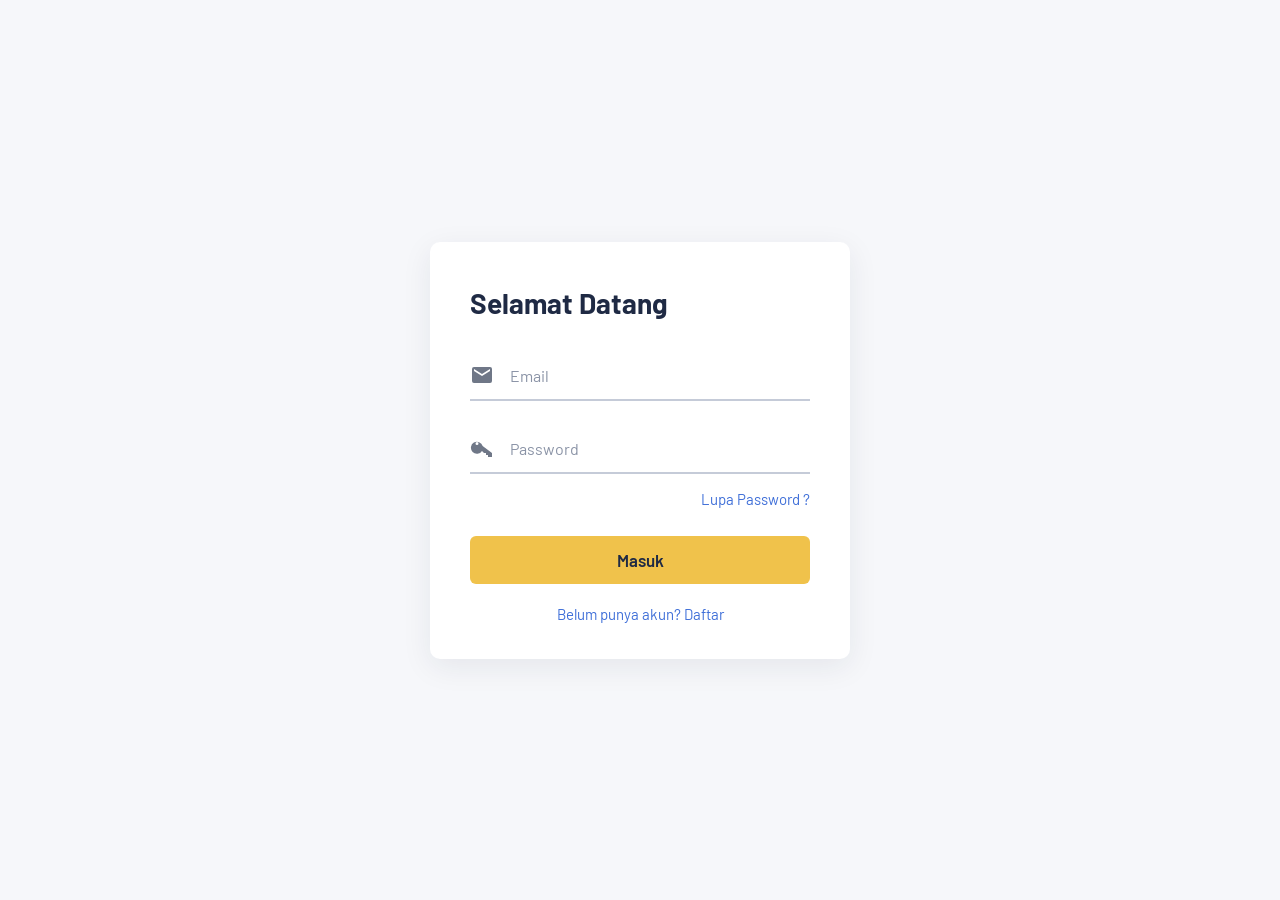
<file: index.html>
<!DOCTYPE html>
<html lang="id">
<head>
  <meta charset="UTF-8" />
  <meta name="viewport" content="width=device-width, initial-scale=1" />
  <title>Login — SITTA Universitas Terbuka</title>

  <!-- Google Fonts -->
  <link rel="preconnect" href="https://fonts.googleapis.com" />
  <link href="https://fonts.googleapis.com/css2?family=Barlow:wght@400;500;600;700&display=swap" rel="stylesheet" />

  <!-- CSS Eksternal -->
  <link rel="stylesheet" href="css/style.css" />
</head>
<body>

  <!-- ===== Form Login ===== -->
  <main class="login-card">
    <h1>Selamat Datang</h1>

    <form id="formLogin" novalidate>

      <!-- Input Email -->
      <div class="field">
        <svg viewBox="0 0 24 24" aria-hidden="true">
          <path d="M20 4H4a2 2 0 0 0-2 2v12a2 2 0 0 0 2 2h16a2 2 0 0 0 2-2V6a2 2 0 0 0-2-2Zm0 4-8 5-8-5V6l8 5 8-5v2Z"/>
        </svg>
        <input type="email" id="email" placeholder="Email"
               autocomplete="username" aria-label="Email" />
      </div>

      <!-- Input Password -->
      <div class="field">
        <svg viewBox="0 0 24 24" aria-hidden="true">
          <path d="M12.65 10A6 6 0 1 0 12 14.9L14 17h2v2h2v2h4v-4l-9.35-7ZM7 9a1.5 1.5 0 1 1 0-3 1.5 1.5 0 0 1 0 3Z"/>
        </svg>
        <input type="password" id="password" placeholder="Password"
               autocomplete="current-password" aria-label="Password" />
      </div>

      <!-- Lupa Password -->
      <button type="button" class="link-btn forgot" id="btnLupa">
        Lupa Password ?
      </button>

      <!-- Tombol Login -->
      <button type="submit" class="btn-login">Masuk</button>
    </form>

    <!-- Link Daftar -->
    <div class="register-row">
      <button type="button" class="link-btn" id="btnDaftar">
        Belum punya akun? Daftar
      </button>
    </div>
  </main>


  <!-- ===== Modal: Pesan (error / sukses) ===== -->
  <div class="overlay" id="modalPesan">
    <div class="modal" id="boxPesan"
         role="alertdialog" aria-modal="true" aria-labelledby="pesanJudul">
      <h2 id="pesanJudul"></h2>
      <p  id="pesanIsi"></p>
      <button type="button" class="btn-login" data-close="modalPesan">OK</button>
    </div>
  </div>

  <!-- ===== Modal: Lupa Password ===== -->
  <div class="overlay" id="modalLupa">
    <div class="modal" role="dialog" aria-modal="true" aria-labelledby="lupaJudul">
      <button type="button" class="close" data-close="modalLupa" aria-label="Tutup">&times;</button>
      <h2 id="lupaJudul">Lupa Password</h2>
      <p>Masukkan email yang terdaftar. Kami akan mengirim tautan untuk mengatur ulang password.</p>
      <form id="formLupa" novalidate>
        <div class="field">
          <svg viewBox="0 0 24 24" aria-hidden="true">
            <path d="M20 4H4a2 2 0 0 0-2 2v12a2 2 0 0 0 2 2h16a2 2 0 0 0 2-2V6a2 2 0 0 0-2-2Zm0 4-8 5-8-5V6l8 5 8-5v2Z"/>
          </svg>
          <input type="email" id="lupaEmail" placeholder="Email" aria-label="Email" />
        </div>
        <button type="submit" class="btn-login">Kirim Tautan</button>
        <div class="msg" id="lupaMsg"></div>
      </form>
    </div>
  </div>

  <!-- ===== Modal: Daftar ===== -->
  <div class="overlay" id="modalDaftar">
    <div class="modal" role="dialog" aria-modal="true" aria-labelledby="daftarJudul">
      <button type="button" class="close" data-close="modalDaftar" aria-label="Tutup">&times;</button>
      <h2 id="daftarJudul">Daftar Akun</h2>
      <p>Buat akun baru untuk mulai menggunakan website.</p>
      <form id="formDaftar" novalidate>
        <div class="field">
          <input type="email"    id="daftarEmail" placeholder="Email"                          aria-label="Email" />
        </div>
        <div class="field">
          <input type="password" id="daftarPass"  placeholder="Password (minimal 6 karakter)"  aria-label="Password" />
        </div>
        <div class="field">
          <input type="password" id="daftarPass2" placeholder="Ulangi password"                aria-label="Ulangi password" />
        </div>
        <button type="submit" class="btn-login">Daftar</button>
        <div class="msg" id="daftarMsg"></div>
      </form>
    </div>
  </div>


  <!-- ===== JavaScript Eksternal ===== -->
  <!-- data.js harus dimuat DULUAN agar dataPengguna tersedia untuk script.js -->
  <script src="js/data.js"></script>
  <script src="js/script.js"></script>

</body>
</html>
</file>
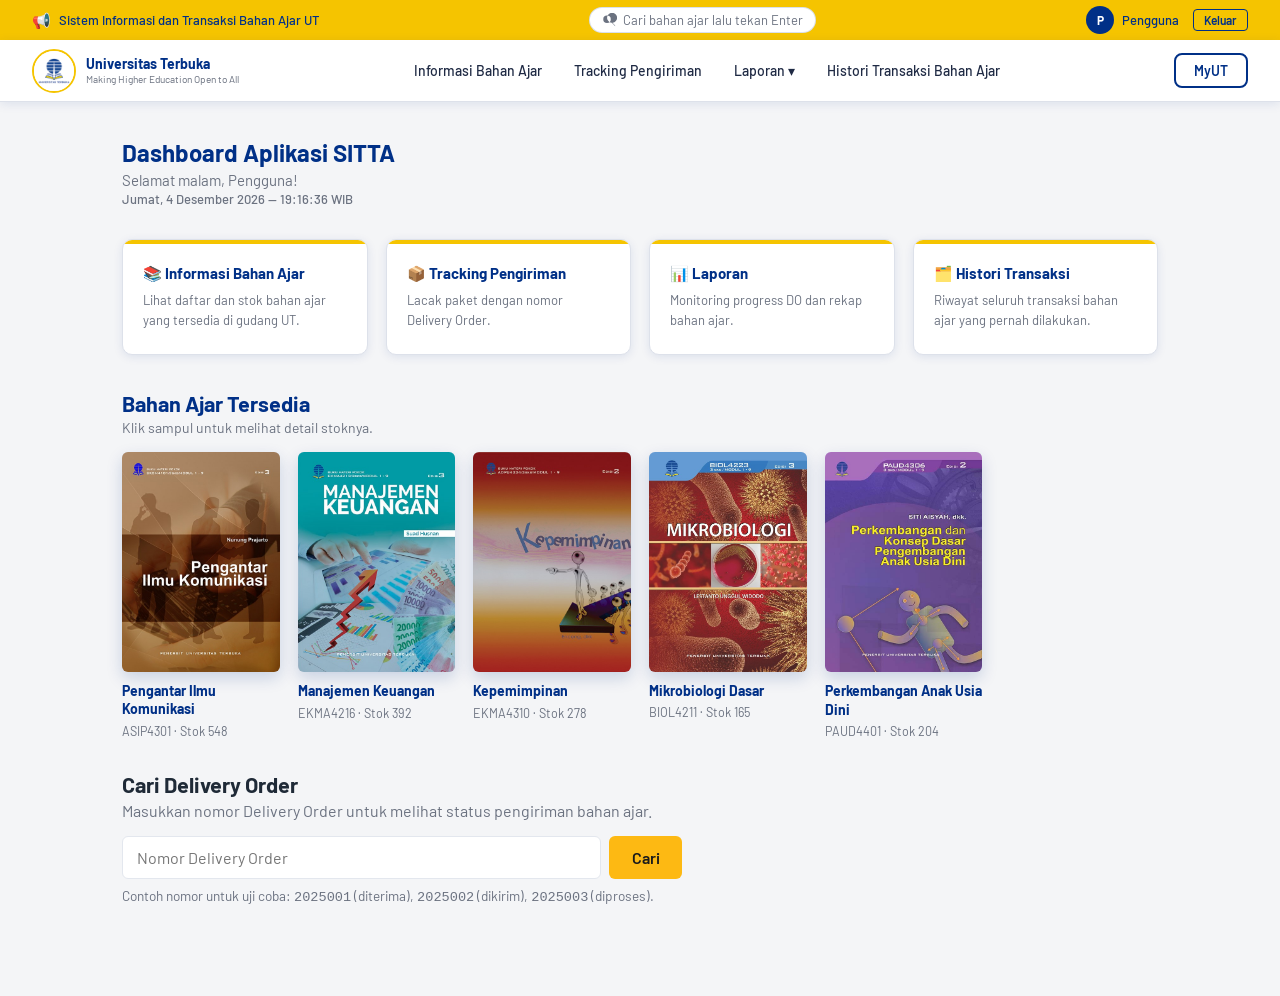
<file: dashboard.html>
<!DOCTYPE html>
<html lang="id">
<head>
  <meta charset="UTF-8" />
  <meta name="viewport" content="width=device-width, initial-scale=1" />
  <title>Dashboard — SITTA Universitas Terbuka</title>
  <link rel="preconnect" href="https://fonts.googleapis.com" />
  <link href="https://fonts.googleapis.com/css2?family=Barlow:wght@400;500;600;700&display=swap" rel="stylesheet" />
  <link rel="stylesheet" href="css/style.css" />
</head>

<!-- class dashboard-page mengaktifkan CSS khusus dashboard -->
<body class="dashboard-page">

  <!-- =====================================================
       TOP BAR (kuning)
       ===================================================== -->
  <header>
    <div class="topbar">

      <!-- Kiri: pengumuman -->
      <div class="topbar-left">
        <span class="topbar-icon" aria-hidden="true">📢</span>
        <span>Sistem Informasi dan Transaksi Bahan Ajar UT</span>
      </div>

      <!-- Tengah: pencarian (Enter -> halaman Informasi Bahan Ajar) -->
      <div class="topbar-search" role="search">
        <svg viewBox="0 0 24 24" aria-hidden="true">
          <path d="M21 20l-4.35-4.35A8 8 0 1 0 15.65 15.65L20 20l1 1Zm-13-4a6 6 0 1 1 0-12 6 6 0 0 1 0 12Z"/>
        </svg>
        <input type="text" id="topCari" placeholder="Cari bahan ajar lalu tekan Enter" aria-label="Cari bahan ajar" />
      </div>

      <!-- Kanan: info pengguna + logout -->
      <div class="topbar-right">
        <div class="topbar-user">
          <div class="topbar-avatar" id="topAvatar">A</div>
          <span id="topNama">Pengguna</span>
        </div>
        <button type="button" class="topbar-logout" onclick="logout()">Keluar</button>
      </div>

    </div>

    <!-- =====================================================
         NAVBAR (putih)
         ===================================================== -->
    <nav class="navbar" aria-label="Menu utama">

      <!-- Logo kiri -->
      <a href="dashboard.html" class="navbar-brand">
        <img
        src="img/Logo UT.jpg"
        alt="Logo Universitas Terbuka"
        class="brand-logo"></img>
        <div class="brand-text">
          <span class="brand-name">Universitas Terbuka</span>
          <span class="brand-sub">Making Higher Education Open to All</span>
        </div>
      </a>

      <!-- Hamburger (mobile) -->
      <button type="button" class="toggle" id="toggle" aria-label="Buka menu" aria-expanded="false">&#9776;</button>

      <!-- Menu -->
      <ul class="menu" id="menu">
        <li><a href="stok.html">Informasi Bahan Ajar</a></li>
        <li><a href="tracking.html">Tracking Pengiriman</a></li>

        <!-- Dropdown Laporan -->
        <li class="dropdown" id="dropLaporan">
          <button type="button" class="drop-btn"
                  aria-haspopup="true" aria-expanded="false"
                  onclick="toggleDropdown('dropLaporan')">
            Laporan &#9662;
          </button>
          <ul class="dropdown-menu">
            <li><a href="#monitoring" data-panel="monitoring">Monitoring Progress DO Bahan Ajar</a></li>
            <li><a href="#rekap" data-panel="rekap">Rekap Bahan Ajar</a></li>
          </ul>
        </li>

        <li><a href="#histori" data-panel="histori">Histori Transaksi Bahan Ajar</a></li>
      </ul>

      <!-- Tombol kanan menuju laman MyUT -->
      <a href="https://myut.ut.ac.id/auth/login"
          class="btn-myut"target="_blank" rel="noopener noreferrer">MyUT</a>

    </nav>
  </header>

  <!-- =====================================================
       KONTEN UTAMA
       ===================================================== -->
  <main>

    <h1>Dashboard Aplikasi SITTA</h1>
    <p class="greeting" id="greeting">Selamat datang</p>
    <p class="clock" id="clock"></p>

    <!-- Pintasan menu -->
    <section class="shortcuts" aria-label="Pintasan menu">

      <a class="shortcut" href="stok.html">
        <strong>📚 Informasi Bahan Ajar</strong>
        <span>Lihat daftar dan stok bahan ajar yang tersedia di gudang UT.</span>
      </a>

      <a class="shortcut" href="tracking.html">
        <strong>📦 Tracking Pengiriman</strong>
        <span>Lacak paket dengan nomor Delivery Order.</span>
      </a>

      <a class="shortcut" href="#monitoring" data-panel="monitoring">
        <strong>📊 Laporan</strong>
        <span>Monitoring progress DO dan rekap bahan ajar.</span>
      </a>

      <a class="shortcut" href="#histori" data-panel="histori">
        <strong>🗂️ Histori Transaksi</strong>
        <span>Riwayat seluruh transaksi bahan ajar yang pernah dilakukan.</span>
      </a>

    </section>

    <!-- ===== Katalog sampul bahan ajar ===== -->
    <section class="katalog" aria-labelledby="judulKatalog">
      <h2 id="judulKatalog">Bahan Ajar Tersedia</h2>
      <p class="katalog-intro">Klik sampul untuk melihat detail stoknya.</p>
      <div class="katalog-grid" id="katalog"></div>
    </section>

    <!-- ===== Cari Delivery Order ===== -->
    <section class="do-section" aria-labelledby="judulDO">
      <h2 id="judulDO">Cari Delivery Order</h2>
      <p class="do-intro">Masukkan nomor Delivery Order untuk melihat status pengiriman bahan ajar.</p>

      <div class="do-form" role="search">
        <input type="text" id="inputDO" inputmode="numeric" autocomplete="off"
               placeholder="Nomor Delivery Order" aria-label="Nomor Delivery Order" />
        <button type="button" id="btnCari">Cari</button>
      </div>
      <p class="do-hint">Contoh nomor untuk uji coba: <code>2025001</code> (diterima), <code>2025002</code> (dikirim), <code>2025003</code> (diproses).</p>

      <div id="hasilDO" aria-live="polite"></div>
    </section>

    <!-- ===== Panel: Monitoring Progress DO ===== -->
    <section class="panel" id="panel-monitoring" aria-labelledby="judulMon" hidden>
      <div class="panel-head">
        <h2 id="judulMon">Monitoring Progress DO Bahan Ajar</h2>
        <button type="button" class="panel-close" data-close-panel>Tutup</button>
      </div>

      <div class="panel-tools">
        <input type="search" id="monCari" placeholder="Cari nomor DO atau nama mahasiswa" aria-label="Cari DO" />
        <select id="monStatus" aria-label="Filter status pengiriman">
          <option value="">Semua status</option>
          <option value="proses">Sedang diproses</option>
          <option value="perjalanan">Dalam perjalanan</option>
          <option value="selesai">Selesai (diterima)</option>
        </select>
      </div>

      <div class="tbl-wrap">
        <table class="tbl">
          <thead>
            <tr>
              <th scope="col">No. DO</th>
              <th scope="col">Mahasiswa</th>
              <th scope="col">Ekspedisi</th>
              <th scope="col">Status</th>
              <th scope="col">Progres</th>
              <th scope="col">Aksi</th>
            </tr>
          </thead>
          <tbody id="monBody"></tbody>
        </table>
      </div>
      <p class="panel-note" id="monInfo" aria-live="polite"></p>
    </section>

    <!-- ===== Panel: Rekap Bahan Ajar ===== -->
    <section class="panel" id="panel-rekap" aria-labelledby="judulRekap" hidden>
      <div class="panel-head">
        <h2 id="judulRekap">Rekap Bahan Ajar</h2>
        <button type="button" class="panel-close" data-close-panel>Tutup</button>
      </div>

      <div class="rekap-stats" id="rekapStats"></div>

      <div class="rekap-grid">
        <div class="tbl-wrap">
          <table class="tbl">
            <caption>Per ekspedisi</caption>
            <thead>
              <tr><th scope="col">Ekspedisi</th><th scope="col">Jumlah DO</th><th scope="col">Modul</th><th scope="col">Nilai</th></tr>
            </thead>
            <tbody id="rekapEkspedisi"></tbody>
          </table>
        </div>

        <div class="tbl-wrap">
          <table class="tbl">
            <caption>Per jenis paket</caption>
            <thead>
              <tr><th scope="col">Jenis paket</th><th scope="col">Jumlah DO</th><th scope="col">Nilai</th></tr>
            </thead>
            <tbody id="rekapPaket"></tbody>
          </table>
        </div>

        <div class="tbl-wrap">
          <table class="tbl">
            <caption>Per status pengiriman</caption>
            <thead>
              <tr><th scope="col">Status</th><th scope="col">Jumlah DO</th></tr>
            </thead>
            <tbody id="rekapStatus"></tbody>
          </table>
        </div>
      </div>
    </section>

    <!-- ===== Panel: Histori Transaksi ===== -->
    <section class="panel" id="panel-histori" aria-labelledby="judulHist" hidden>
      <div class="panel-head">
        <h2 id="judulHist">Histori Transaksi Bahan Ajar</h2>
        <button type="button" class="panel-close" data-close-panel>Tutup</button>
      </div>

      <div class="panel-tools">
        <input type="search" id="histCari" placeholder="Cari ID transaksi, no. DO, atau nama" aria-label="Cari transaksi" />
        <select id="histStatus" aria-label="Filter status pembayaran">
          <option value="">Semua status</option>
          <option value="Lunas">Lunas</option>
          <option value="Menunggu Pembayaran">Menunggu Pembayaran</option>
          <option value="Dibatalkan">Dibatalkan</option>
        </select>
        <button type="button" class="btn-unduh" id="btnUnduhHistori">Unduh CSV</button>
      </div>

      <div class="tbl-wrap">
        <table class="tbl">
          <thead>
            <tr>
              <th scope="col">ID</th>
              <th scope="col">Tanggal</th>
              <th scope="col">No. DO</th>
              <th scope="col">Mahasiswa</th>
              <th scope="col">Keterangan</th>
              <th scope="col" class="angka">Total</th>
              <th scope="col">Status</th>
            </tr>
          </thead>
          <tbody id="histBody"></tbody>
        </table>
      </div>
      <p class="panel-note" id="histInfo" aria-live="polite"></p>
    </section>

  </main>

  <!-- data.js harus dimuat SEBELUM script.js -->
  <script src="js/data.js"></script>
  <script src="js/script.js"></script>
</body>
</html>
</file>
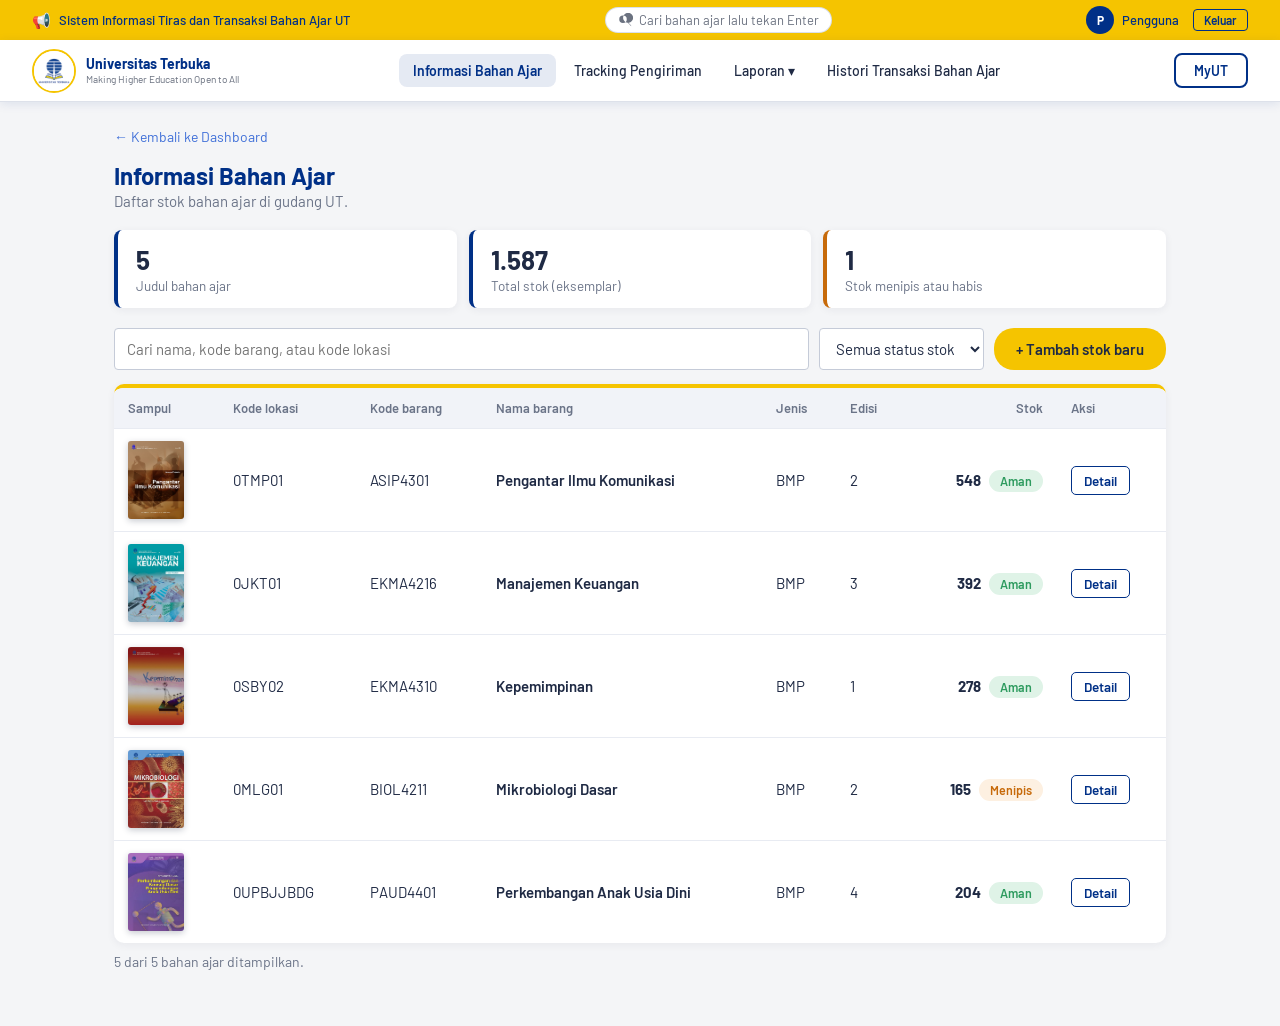
<file: stok.html>
<!DOCTYPE html>
<html lang="id">
<head>
  <meta charset="UTF-8">
  <meta name="viewport" content="width=device-width, initial-scale=1">
  <title>Informasi Bahan Ajar — SITTA</title>
  <link rel="preconnect" href="https://fonts.googleapis.com">
  <link href="https://fonts.googleapis.com/css2?family=Barlow:wght@400;500;600;700&display=swap" rel="stylesheet">
  <link rel="stylesheet" href="css/style.css">
</head>
<body class="stok-page">

  <!-- ===== Header: top bar + navigasi (sama dengan dashboard) ===== -->
  <header>
    <div class="topbar">

      <!-- Kiri: pengumuman -->
      <div class="topbar-left">
        <span class="topbar-icon" aria-hidden="true">📢</span>
        <span>Sistem Informasi Tiras dan Transaksi Bahan Ajar UT</span>
      </div>

      <!-- Tengah: pencarian (Enter -> halaman Informasi Bahan Ajar) -->
      <div class="topbar-search" role="search">
        <svg viewBox="0 0 24 24" aria-hidden="true">
          <path d="M21 20l-4.35-4.35A8 8 0 1 0 15.65 15.65L20 20l1 1Zm-13-4a6 6 0 1 1 0-12 6 6 0 0 1 0 12Z"/>
        </svg>
        <input type="text" id="topCari" placeholder="Cari bahan ajar lalu tekan Enter" aria-label="Cari bahan ajar" />
      </div>

      <!-- Kanan: info pengguna + logout -->
      <div class="topbar-right">
        <div class="topbar-user">
          <div class="topbar-avatar" id="topAvatar">A</div>
          <span id="topNama">Pengguna</span>
        </div>
        <button type="button" class="topbar-logout" onclick="logout()">Keluar</button>
      </div>

    </div>

    <!-- =====================================================
         NAVBAR (putih)
         ===================================================== -->
    <nav class="navbar" aria-label="Menu utama">

      <!-- Logo kiri -->
      <a href="dashboard.html" class="navbar-brand">
        <img
        src="img/Logo UT.jpg"
        alt="Logo Universitas Terbuka"
        class="brand-logo"></img>
        <div class="brand-text">
          <span class="brand-name">Universitas Terbuka</span>
          <span class="brand-sub">Making Higher Education Open to All</span>
        </div>
      </a>

      <!-- Hamburger (mobile) -->
      <button type="button" class="toggle" id="toggle" aria-label="Buka menu" aria-expanded="false">&#9776;</button>

      <!-- Menu -->
      <ul class="menu" id="menu">
        <li><a href="stok.html" class="active" aria-current="page">Informasi Bahan Ajar</a></li>
        <li><a href="tracking.html">Tracking Pengiriman</a></li>

        <!-- Dropdown Laporan -->
        <li class="dropdown" id="laporan">
          <button type="button" class="drop-btn"
                  aria-haspopup="true" aria-expanded="false">
            Laporan &#9662;
          </button>
          <ul class="dropdown-menu">
            <li><a href="dashboard.html#monitoring">Monitoring Progress DO Bahan Ajar</a></li>
            <li><a href="dashboard.html#rekap">Rekap Bahan Ajar</a></li>
          </ul>
        </li>

        <li><a href="dashboard.html#histori">Histori Transaksi Bahan Ajar</a></li>
      </ul>

      <!-- Tombol kanan seperti "MyUT" -->
      <a href="index.html" class="btn-myut">MyUT</a>

    </nav>
  </header>

  <main>
    <a class="back" href="dashboard.html">&larr; Kembali ke Dashboard</a>
    <h1>Informasi Bahan Ajar</h1>
    <p class="sub">Daftar stok bahan ajar di gudang UT.</p>

    <!-- ===== Ringkasan ===== -->
    <section class="ringkasan" aria-label="Ringkasan stok">
      <div class="stat"><span class="stat-nilai" id="sJudul">0</span><span class="stat-label">Judul bahan ajar</span></div>
      <div class="stat"><span class="stat-nilai" id="sStok">0</span><span class="stat-label">Total stok (eksemplar)</span></div>
      <div class="stat peringatan"><span class="stat-nilai" id="sMenipis">0</span><span class="stat-label">Stok menipis atau habis</span></div>
    </section>

    <!-- ===== Toolbar ===== -->
    <div class="toolbar">
      <input type="search" id="stokCari" placeholder="Cari nama, kode barang, atau kode lokasi" aria-label="Cari bahan ajar">
      <select id="stokStatus" aria-label="Filter status stok">
        <option value="">Semua status stok</option>
        <option value="aman">Aman</option>
        <option value="menipis">Menipis</option>
        <option value="habis">Habis</option>
      </select>
      <button type="button" class="btn btn-utama" id="btnTambah" aria-expanded="false" aria-controls="panelTambah">+ Tambah stok baru</button>
    </div>

    <div class="pesan" id="stokPesan" role="status" hidden></div>

    <!-- ===== Form tambah stok ===== -->
    <section class="panel-tambah" id="panelTambah" hidden aria-labelledby="judulTambah">
      <h2 id="judulTambah">Tambah stok baru</h2>
      <form id="formStok" novalidate>
        <div class="form-grid">
          <div class="field">
            <label for="fLokasi">Kode lokasi</label>
            <input type="text" id="fLokasi" placeholder="Contoh: 0JKT01" maxlength="12" autocomplete="off">
          </div>
          <div class="field">
            <label for="fKode">Kode barang</label>
            <input type="text" id="fKode" placeholder="Contoh: EKMA4216" maxlength="12" autocomplete="off">
          </div>
          <div class="field">
            <label for="fJenis">Jenis barang</label>
            <select id="fJenis">
              <option value="BMP">BMP</option>
              <option value="NBMP">NBMP</option>
            </select>
          </div>
          <div class="field lebar">
            <label for="fNama">Nama barang</label>
            <input type="text" id="fNama" placeholder="Contoh: Manajemen Keuangan" maxlength="80" autocomplete="off">
          </div>
          <div class="field">
            <label for="fEdisi">Edisi</label>
            <input type="number" id="fEdisi" min="1" max="99" value="1">
          </div>
          <div class="field">
            <label for="fStok">Stok</label>
            <input type="number" id="fStok" min="0" value="0">
          </div>
          <div class="field">
            <label for="fCover">Alamat gambar sampul (opsional)</label>
            <input type="text" id="fCover" placeholder="img/nama_file.jpg" autocomplete="off">
          </div>
        </div>
        <p class="form-error" id="stokError" role="alert"></p>
        <div class="form-aksi">
          <button type="submit" class="btn btn-utama">Simpan stok</button>
          <button type="button" class="btn btn-sekunder" id="btnBatal">Batal</button>
        </div>
      </form>
    </section>

    <!-- ===== Tabel stok (baris dirender oleh script.js) ===== -->
    <div class="tbl-wrap">
      <table class="tbl-stok">
        <thead>
          <tr>
            <th scope="col">Sampul</th>
            <th scope="col">Kode lokasi</th>
            <th scope="col">Kode barang</th>
            <th scope="col">Nama barang</th>
            <th scope="col">Jenis</th>
            <th scope="col">Edisi</th>
            <th scope="col" class="angka">Stok</th>
            <th scope="col">Aksi</th>
          </tr>
        </thead>
        <tbody id="stokBody"></tbody>
      </table>
    </div>
    <p class="info" id="stokInfo" aria-live="polite"></p>
  </main>

  <!-- ===== Detail bahan ajar ===== -->
  <dialog id="dlgDetail" aria-labelledby="dlgJudul">
    <div class="dlg-head">
      <h2 id="dlgJudul">Detail bahan ajar</h2>
      <form method="dialog"><button class="btn-kecil" aria-label="Tutup detail">Tutup</button></form>
    </div>
    <div class="dlg-body" id="detailIsi"></div>
  </dialog>

  <!-- data.js harus dimuat SEBELUM script.js -->
  <script src="js/data.js"></script>
  <script src="js/script.js"></script>
</body>
</html>
</file>
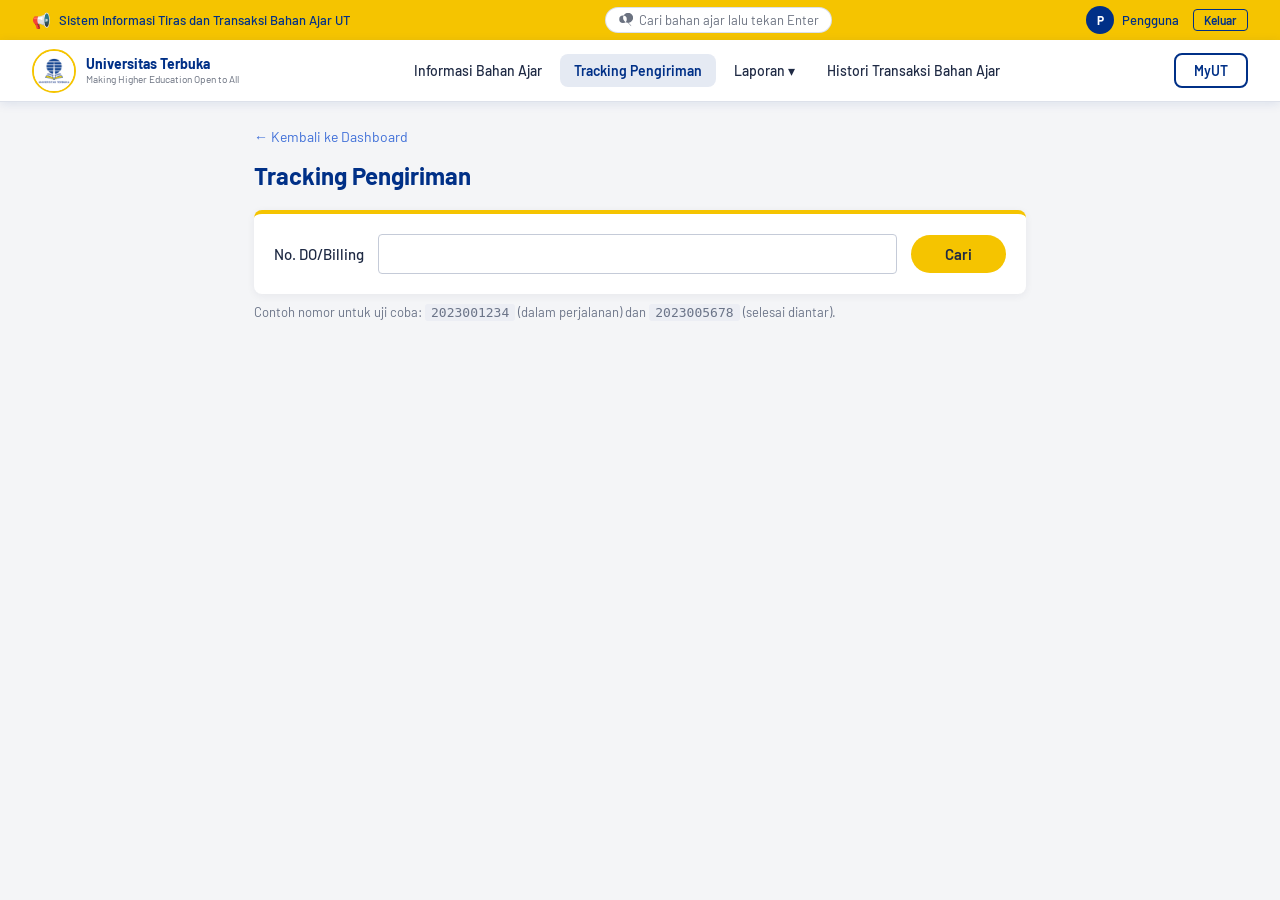
<file: tracking.html>
<!DOCTYPE html>
<html lang="id">
<head>
  <meta charset="UTF-8">
  <meta name="viewport" content="width=device-width, initial-scale=1">
  <title>Tracking Pengiriman — SITTA</title>
  <link rel="preconnect" href="https://fonts.googleapis.com">
  <link href="https://fonts.googleapis.com/css2?family=Barlow:wght@400;500;600;700&display=swap" rel="stylesheet">
  <link rel="stylesheet" href="css/style.css">
</head>
<body class="tracking-page">

  <!-- ===== Header: top bar + navigasi (sama dengan dashboard) ===== -->
  <header>
    <div class="topbar">

      <!-- Kiri: pengumuman -->
      <div class="topbar-left">
        <span class="topbar-icon" aria-hidden="true">📢</span>
        <span>Sistem Informasi Tiras dan Transaksi Bahan Ajar UT</span>
      </div>

      <!-- Tengah: pencarian (Enter -> halaman Informasi Bahan Ajar) -->
      <div class="topbar-search" role="search">
        <svg viewBox="0 0 24 24" aria-hidden="true">
          <path d="M21 20l-4.35-4.35A8 8 0 1 0 15.65 15.65L20 20l1 1Zm-13-4a6 6 0 1 1 0-12 6 6 0 0 1 0 12Z"/>
        </svg>
        <input type="text" id="topCari" placeholder="Cari bahan ajar lalu tekan Enter" aria-label="Cari bahan ajar" />
      </div>

      <!-- Kanan: info pengguna + logout -->
      <div class="topbar-right">
        <div class="topbar-user">
          <div class="topbar-avatar" id="topAvatar">A</div>
          <span id="topNama">Pengguna</span>
        </div>
        <button type="button" class="topbar-logout" onclick="logout()">Keluar</button>
      </div>

    </div>

    <!-- =====================================================
         NAVBAR (putih)
         ===================================================== -->
    <nav class="navbar" aria-label="Menu utama">

      <!-- Logo kiri -->
      <a href="dashboard.html" class="navbar-brand">
        <img
        src="img/Logo UT.jpg"
        alt="Logo Universitas Terbuka"
        class="brand-logo"></img>
        <div class="brand-text">
          <span class="brand-name">Universitas Terbuka</span>
          <span class="brand-sub">Making Higher Education Open to All</span>
        </div>
      </a>

      <!-- Hamburger (mobile) -->
      <button type="button" class="toggle" id="toggle" aria-label="Buka menu" aria-expanded="false">&#9776;</button>

      <!-- Menu -->
      <ul class="menu" id="menu">
        <li><a href="stok.html">Informasi Bahan Ajar</a></li>
        <li><a href="tracking.html" class="active" aria-current="page">Tracking Pengiriman</a></li>

        <!-- Dropdown Laporan -->
        <li class="dropdown" id="laporan">
          <button type="button" class="drop-btn"
                  aria-haspopup="true" aria-expanded="false">
            Laporan &#9662;
          </button>
          <ul class="dropdown-menu">
            <li><a href="dashboard.html#monitoring">Monitoring Progress DO Bahan Ajar</a></li>
            <li><a href="dashboard.html#rekap">Rekap Bahan Ajar</a></li>
          </ul>
        </li>

        <li><a href="dashboard.html#histori">Histori Transaksi Bahan Ajar</a></li>
      </ul>

      <!-- Tombol kanan seperti "MyUT" -->
      <a href="index.html" class="btn-myut">MyUT</a>

    </nav>
  </header>

  <main>
    <a class="back" href="dashboard.html">&larr; Kembali ke Dashboard</a>
    <h1>Tracking Pengiriman</h1>

    <!-- ===== Form pencarian ===== -->
    <form class="search" id="formCari" novalidate>
      <label for="noDO">No. DO/Billing</label>
      <input type="text" id="noDO" inputmode="numeric" autocomplete="off">
      <button type="submit" class="btn-cari">Cari</button>
    </form>
    <p class="hint">Contoh nomor untuk uji coba: <code>2023001234</code> (dalam perjalanan) dan <code>2023005678</code> (selesai diantar).</p>

    <div id="hasil" aria-live="polite"></div>
  </main>

  <!-- data.js harus dimuat SEBELUM script.js -->
  <script src="js/data.js"></script>
  <script src="js/script.js"></script>
</body>
</html>
</file>
<file: css/style.css>
/* ============================================================
   style.css — SITTA Universitas Terbuka

   Daftar isi:
     1. Login            index.html      (body tanpa class)
     2. Dashboard        dashboard.html  (body.dashboard-page)
     3. Dashboard: DO, Laporan, Histori  (body.dashboard-page)
     4. Tracking         tracking.html   (body.tracking-page)
     5. Informasi Stok   stok.html       (body.stok-page)

   Agar nama class yang sama (.navbar, .field, .panel, .badge, .bar,
   .stat, main, h1, dll.) tidak saling menimpa antar halaman, setiap
   bagian dibatasi oleh class pada <body>:
     <body class="dashboard-page">   dashboard.html
     <body class="tracking-page">    tracking.html
     <body class="stok-page">        stok.html
     <body>                          index.html (login, tanpa class)
   ============================================================ */

/* Reset dasar untuk semua halaman */
* {
  box-sizing: border-box;
  margin: 0;
  padding: 0;
}

/* ============================================================
   1. LOGIN (index.html)
   Berlaku hanya jika <body> tidak memakai class halaman lain.
   ============================================================ */

:root {
  --bg: #f6f7fa;
  --card: #ffffff;
  --ink: #1f2a44;
  --muted: #8a93a6;
  --line: #c5cbd8;
  --link: #3f6fd8;
  --yellow: #f0c24b;
  --yellow-dark: #e2b035;
  --danger: #d64545;
  --ok: #2e9b5f;
}

body:not(.dashboard-page, .tracking-page, .stok-page) {
  font-family: "Barlow", "Segoe UI", Arial, sans-serif;
  background: var(--bg);
  color: var(--ink);
  min-height: 100vh;
  display: flex;
  align-items: center;
  justify-content: center;
  padding: 24px;
}

/* ---------- Kartu login ---------- */
body:not(.dashboard-page, .tracking-page, .stok-page) .login-card {
  width: 100%;
  max-width: 420px;
  background: var(--card);
  padding: 44px 40px 36px;
  border-radius: 10px;
  box-shadow: 0 8px 30px rgba(31, 42, 68, .08);
}

body:not(.dashboard-page, .tracking-page, .stok-page) .login-card h1 {
  font-size: 28px;
  font-weight: 700;
  margin-bottom: 32px;
}

body:not(.dashboard-page, .tracking-page, .stok-page) .field {
  display: flex;
  align-items: center;
  gap: 16px;
  border-bottom: 2px solid var(--line);
  padding: 6px 0;
  margin-bottom: 24px;
  transition: border-color .2s;
}

body:not(.dashboard-page, .tracking-page, .stok-page) .field:focus-within {
  border-color: var(--ink);
}

body:not(.dashboard-page, .tracking-page, .stok-page) .field svg {
  width: 24px;
  height: 24px;
  flex-shrink: 0;
  fill: #6f7787;
}

body:not(.dashboard-page, .tracking-page, .stok-page) .field input {
  flex: 1;
  border: none;
  outline: none;
  background: transparent;
  font: inherit;
  font-size: 16px;
  padding: 8px 0;
  color: var(--ink);
}

body:not(.dashboard-page, .tracking-page, .stok-page) .field input::placeholder {
  color: var(--muted);
}

body:not(.dashboard-page, .tracking-page, .stok-page) .link-btn {
  background: none;
  border: none;
  font: inherit;
  font-size: 15px;
  color: var(--link);
  cursor: pointer;
}

body:not(.dashboard-page, .tracking-page, .stok-page) .link-btn:hover {
  text-decoration: underline;
}

body:not(.dashboard-page, .tracking-page, .stok-page) .forgot {
  display: block;
  margin-left: auto;
  margin-top: -8px;
}

body:not(.dashboard-page, .tracking-page, .stok-page) .btn-login {
  width: 100%;
  margin-top: 28px;
  padding: 14px;
  border: none;
  border-radius: 6px;
  background: var(--yellow);
  color: var(--ink);
  font: inherit;
  font-size: 17px;
  font-weight: 600;
  cursor: pointer;
  transition: background .2s;
}

body:not(.dashboard-page, .tracking-page, .stok-page) .btn-login:hover {
  background: var(--yellow-dark);
}

body:not(.dashboard-page, .tracking-page, .stok-page) .register-row {
  text-align: center;
  margin-top: 20px;
}

body:not(.dashboard-page, .tracking-page, .stok-page) :focus-visible {
  outline: 3px solid var(--link);
  outline-offset: 2px;
}

/* ---------- Modal / pop-up ---------- */
body:not(.dashboard-page, .tracking-page, .stok-page) .overlay {
  position: fixed;
  inset: 0;
  background: rgba(20, 27, 45, .55);
  display: none;
  align-items: center;
  justify-content: center;
  padding: 24px;
  z-index: 10;
}

body:not(.dashboard-page, .tracking-page, .stok-page) .overlay.show {
  display: flex;
}

body:not(.dashboard-page, .tracking-page, .stok-page) .modal {
  width: 100%;
  max-width: 400px;
  background: var(--card);
  border-radius: 10px;
  padding: 32px 30px 28px;
  position: relative;
  animation: pop .18s ease-out;
}

@keyframes pop {
  from { transform: translateY(12px) scale(.97); opacity: 0; }
  to   { transform: none; opacity: 1; }
}

@media (prefers-reduced-motion: reduce) {
  body:not(.dashboard-page, .tracking-page, .stok-page) .modal { animation: none; }
}

body:not(.dashboard-page, .tracking-page, .stok-page) .modal h2 {
  font-size: 22px;
  margin-bottom: 8px;
}

body:not(.dashboard-page, .tracking-page, .stok-page) .modal p {
  color: #4b556b;
  font-size: 15px;
  line-height: 1.5;
  margin-bottom: 20px;
}

body:not(.dashboard-page, .tracking-page, .stok-page) .modal .close {
  position: absolute;
  top: 12px;
  right: 14px;
  border: none;
  background: none;
  font-size: 26px;
  line-height: 1;
  color: var(--muted);
  cursor: pointer;
}

body:not(.dashboard-page, .tracking-page, .stok-page) .modal .field {
  margin-bottom: 18px;
}

body:not(.dashboard-page, .tracking-page, .stok-page) .modal .btn-login {
  margin-top: 8px;
}

body:not(.dashboard-page, .tracking-page, .stok-page) .modal.error h2 {
  color: var(--danger);
}

body:not(.dashboard-page, .tracking-page, .stok-page) .modal.success h2 {
  color: var(--ok);
}

body:not(.dashboard-page, .tracking-page, .stok-page) .msg {
  font-size: 14px;
  margin-top: 12px;
  min-height: 18px;
}

body:not(.dashboard-page, .tracking-page, .stok-page) .msg.err {
  color: var(--danger);
}

body:not(.dashboard-page, .tracking-page, .stok-page) .msg.ok {
  color: var(--ok);
}

/* ---------- Responsive ---------- */
@media (max-width: 480px) {
  body:not(.dashboard-page, .tracking-page, .stok-page) .login-card {
    padding: 32px 22px 28px;
  }
}

/* ============================================================
   2. DASHBOARD (dashboard.html)
   Tema Universitas Terbuka: top bar kuning, navbar putih, shortcut cards.
   ============================================================ */

/* ── Variabel Tambahan ── */
:root {
  --ut-yellow:      #f5c400;
  --ut-yellow-dark: #d9ae00;
  --ut-blue:        #003087;
  --ut-blue-light:  #1a4faa;
  --ut-white:       #ffffff;
  --ut-bg:          #f4f5f7;
  --ut-border:      #dde1ea;
  --ut-text:        #1f2a44;
  --ut-muted:       #6b7280;
  --ut-shadow:      0 2px 10px rgba(0, 48, 135, .10);
  --ut-radius:      8px;
}

/* ── Reset body untuk dashboard ── */
body.dashboard-page {
  font-family: "Barlow", "Segoe UI", Arial, sans-serif;
  background: var(--ut-bg);
  color: var(--ut-text);
  margin: 0;
  padding: 0;
  min-height: 100vh;
  display: block;           /* override flex dari halaman login */
  align-items: unset;
  justify-content: unset;
}

/* ============================================================
   TOP BAR (kuning) — seperti baris pengumuman di ut.ac.id
   ============================================================ */
body:is(.dashboard-page, .tracking-page, .stok-page) .topbar {
  background: var(--ut-yellow);
  padding: 6px 32px;
  display: flex;
  align-items: center;
  justify-content: space-between;
  gap: 12px;
  min-height: 38px;
}

body:is(.dashboard-page, .tracking-page, .stok-page) .topbar-left {
  display: flex;
  align-items: center;
  gap: 8px;
  font-size: 13px;
  font-weight: 500;
  color: var(--ut-blue);
}

body:is(.dashboard-page, .tracking-page, .stok-page) .topbar-left .topbar-icon {
  font-size: 15px;
}

body:is(.dashboard-page, .tracking-page, .stok-page) .topbar-right {
  display: flex;
  align-items: center;
  gap: 14px;
}

/* Kotak pencarian di top bar */
body:is(.dashboard-page, .tracking-page, .stok-page) .topbar-search {
  display: flex;
  align-items: center;
  background: var(--ut-white);
  border-radius: 20px;
  padding: 4px 12px;
  gap: 6px;
  border: 1.5px solid rgba(0,48,135,.15);
}

body:is(.dashboard-page, .tracking-page, .stok-page) .topbar-search input {
  border: none;
  outline: none;
  font: inherit;
  font-size: 13px;
  width: 180px;
  background: transparent;
  color: var(--ut-text);
}

body:is(.dashboard-page, .tracking-page, .stok-page) .topbar-search input::placeholder { color: var(--ut-muted); }

body:is(.dashboard-page, .tracking-page, .stok-page) .topbar-search svg {
  width: 15px; height: 15px;
  fill: var(--ut-muted);
  flex-shrink: 0;
}

/* Info pengguna di top bar kanan */
body:is(.dashboard-page, .tracking-page, .stok-page) .topbar-user {
  display: flex;
  align-items: center;
  gap: 8px;
  font-size: 13px;
  font-weight: 500;
  color: var(--ut-blue);
}

body:is(.dashboard-page, .tracking-page, .stok-page) .topbar-avatar {
  width: 28px; height: 28px;
  background: var(--ut-blue);
  border-radius: 50%;
  display: flex; align-items: center; justify-content: center;
  color: var(--ut-white);
  font-size: 12px;
  font-weight: 700;
}

body:is(.dashboard-page, .tracking-page, .stok-page) .topbar-logout {
  background: none;
  border: 1.5px solid var(--ut-blue);
  border-radius: 4px;
  padding: 3px 10px;
  font: inherit;
  font-size: 12px;
  font-weight: 600;
  color: var(--ut-blue);
  cursor: pointer;
  transition: all .18s;
}

body:is(.dashboard-page, .tracking-page, .stok-page) .topbar-logout:hover {
  background: var(--ut-blue);
  color: var(--ut-white);
}

/* ============================================================
   NAVBAR (putih) — seperti baris navigasi utama di ut.ac.id
   ============================================================ */
body:is(.dashboard-page, .tracking-page, .stok-page) .navbar {
  background: var(--ut-white);
  border-bottom: 1px solid var(--ut-border);
  box-shadow: var(--ut-shadow);
  position: sticky;
  top: 0;
  z-index: 100;
  padding: 0 32px;
  display: flex;
  align-items: center;
  justify-content: space-between;
  min-height: 62px;
}

/* Logo bagian kiri */
body:is(.dashboard-page, .tracking-page, .stok-page) .navbar-brand {
  display: flex;
  align-items: center;
  gap: 10px;
  text-decoration: none;
  flex-shrink: 0;
}

body:is(.dashboard-page, .tracking-page, .stok-page) .navbar-brand .brand-logo {
  width: 44px; height: 44px;
  background: var(--ut-blue);
  border-radius: 50%;
  display: flex; align-items: center; justify-content: center;
  color: var(--ut-white);
  font-size: 14px;
  font-weight: 800;
  letter-spacing: -0.5px;
  border: 2px solid var(--ut-yellow);
}

body:is(.dashboard-page, .tracking-page, .stok-page) .navbar-brand .brand-text {
  display: flex;
  flex-direction: column;
  line-height: 1.2;
}

body:is(.dashboard-page, .tracking-page, .stok-page) .navbar-brand .brand-name {
  font-size: 14px;
  font-weight: 700;
  color: var(--ut-blue);
}

body:is(.dashboard-page, .tracking-page, .stok-page) .navbar-brand .brand-sub {
  font-size: 10px;
  color: var(--ut-muted);
  font-weight: 400;
}

/* Menu navigasi utama */
body:is(.dashboard-page, .tracking-page, .stok-page) .menu {
  list-style: none;
  display: flex;
  align-items: center;
  gap: 4px;
  margin: 0;
  padding: 0;
}

body:is(.dashboard-page, .tracking-page, .stok-page) .menu > li > a,
body:is(.dashboard-page, .tracking-page, .stok-page) .menu > li > .drop-btn {
  display: inline-flex;
  align-items: center;
  gap: 4px;
  padding: 8px 14px;
  font: inherit;
  font-size: 14px;
  font-weight: 500;
  color: var(--ut-text);
  text-decoration: none;
  border: none;
  background: none;
  cursor: pointer;
  border-radius: var(--ut-radius);
  transition: background .18s, color .18s;
  white-space: nowrap;
}

body:is(.dashboard-page, .tracking-page, .stok-page) .menu > li > a:hover,
body:is(.dashboard-page, .tracking-page, .stok-page) .menu > li > .drop-btn:hover {
  background: rgba(0, 48, 135, .07);
  color: var(--ut-blue);
}

body:is(.dashboard-page, .tracking-page, .stok-page) .menu > li > a.active,
body:is(.dashboard-page, .tracking-page, .stok-page) .menu > li > a:focus {
  background: rgba(0, 48, 135, .10);
  color: var(--ut-blue);
  font-weight: 600;
}

/* Tombol MyUT / aksi utama */
body:is(.dashboard-page, .tracking-page, .stok-page) .btn-myut {
  display: inline-flex;
  align-items: center;
  padding: 7px 18px;
  border: 2px solid var(--ut-blue);
  border-radius: var(--ut-radius);
  font: inherit;
  font-size: 14px;
  font-weight: 600;
  color: var(--ut-blue);
  background: none;
  cursor: pointer;
  text-decoration: none;
  transition: all .18s;
  white-space: nowrap;
}

body:is(.dashboard-page, .tracking-page, .stok-page) .btn-myut:hover {
  background: var(--ut-blue);
  color: var(--ut-white);
}

/* ── Dropdown ── */
body:is(.dashboard-page, .tracking-page, .stok-page) .dropdown {
  position: relative;
}

body:is(.dashboard-page, .tracking-page, .stok-page) .dropdown-menu {
  position: absolute;
  top: calc(100% + 6px);
  left: 0;
  background: var(--ut-white);
  border: 1px solid var(--ut-border);
  border-radius: var(--ut-radius);
  box-shadow: 0 8px 24px rgba(0,48,135,.12);
  list-style: none;
  padding: 6px 0;
  min-width: 220px;
  display: none;
  z-index: 200;
}

body:is(.dashboard-page, .tracking-page, .stok-page) .dropdown-menu li a {
  display: block;
  padding: 9px 18px;
  font-size: 13.5px;
  color: var(--ut-text);
  text-decoration: none;
  transition: background .15s;
}

body:is(.dashboard-page, .tracking-page, .stok-page) .dropdown-menu li a:hover {
  background: rgba(0,48,135,.07);
  color: var(--ut-blue);
}

body:is(.dashboard-page, .tracking-page, .stok-page) .dropdown.open > .dropdown-menu {
  display: block;
}

/* ── Hamburger (mobile) ── */
body:is(.dashboard-page, .tracking-page, .stok-page) .toggle {
  display: none;
  background: none;
  border: none;
  font-size: 22px;
  cursor: pointer;
  color: var(--ut-blue);
  padding: 4px 8px;
  border-radius: 6px;
}

body:is(.dashboard-page, .tracking-page, .stok-page) .toggle:hover { background: rgba(0,48,135,.08); }

/* ============================================================
   KONTEN UTAMA — Main
   ============================================================ */
body.dashboard-page main {
  max-width: 1100px;
  margin: 0 auto;
  padding: 36px 32px 60px;
}

/* Judul halaman */
body.dashboard-page main h1 {
  font-size: 24px;
  font-weight: 700;
  color: var(--ut-blue);
  margin-bottom: 4px;
}

/* Teks greeting (Selamat pagi/siang/sore) */
body.dashboard-page .greeting {
  font-size: 15px;
  color: var(--ut-muted);
  margin-bottom: 2px;
}

/* Jam live */
body.dashboard-page .clock {
  font-size: 13px;
  color: var(--ut-muted);
  margin-bottom: 32px;
  font-weight: 500;
}

/* ============================================================
   SHORTCUT CARDS — grid 4 kartu pintasan
   ============================================================ */
body.dashboard-page .shortcuts {
  display: grid;
  grid-template-columns: repeat(4, 1fr);
  gap: 18px;
  margin-top: 8px;
}

body.dashboard-page .shortcut {
  background: var(--ut-white);
  border: 1.5px solid var(--ut-border);
  border-radius: 10px;
  padding: 24px 20px;
  text-decoration: none;
  color: var(--ut-text);
  display: flex;
  flex-direction: column;
  gap: 8px;
  box-shadow: var(--ut-shadow);
  transition: border-color .2s, transform .2s, box-shadow .2s;
  position: relative;
  overflow: hidden;
}

/* Garis aksen kuning di atas kartu */
body.dashboard-page .shortcut::before {
  content: "";
  position: absolute;
  top: 0; left: 0; right: 0;
  height: 4px;
  background: var(--ut-yellow);
  border-radius: 10px 10px 0 0;
}

body.dashboard-page .shortcut:hover {
  border-color: var(--ut-blue);
  transform: translateY(-3px);
  box-shadow: 0 8px 24px rgba(0, 48, 135, .14);
}

body.dashboard-page .shortcut strong {
  font-size: 15px;
  font-weight: 700;
  color: var(--ut-blue);
}

body.dashboard-page .shortcut span {
  font-size: 13px;
  color: var(--ut-muted);
  line-height: 1.5;
}

/* ============================================================
   RESPONSIVE
   ============================================================ */
@media (max-width: 900px) {
  body.dashboard-page .shortcuts {
    grid-template-columns: repeat(2, 1fr);
  }

  body:is(.dashboard-page, .tracking-page, .stok-page) .topbar-search {
    display: none;
  }
}

@media (max-width: 700px) {
  body:is(.dashboard-page, .tracking-page, .stok-page) .navbar {
    padding: 0 16px;
    flex-wrap: wrap;
    gap: 8px;
  }

  body:is(.dashboard-page, .tracking-page, .stok-page) .toggle {
    display: block;
  }

  body:is(.dashboard-page, .tracking-page, .stok-page) .menu {
    display: none;
    flex-direction: column;
    align-items: flex-start;
    width: 100%;
    padding: 8px 0 12px;
    gap: 2px;
  }

  body:is(.dashboard-page, .tracking-page, .stok-page) .menu.open,
  body:is(.dashboard-page, .tracking-page, .stok-page) .menu.show {
    display: flex;
  }

  body:is(.dashboard-page, .tracking-page, .stok-page) .menu > li > a,
body:is(.dashboard-page, .tracking-page, .stok-page) .menu > li > .drop-btn {
    width: 100%;
    padding: 10px 12px;
  }

  body:is(.dashboard-page, .tracking-page, .stok-page) .dropdown-menu {
    position: static;
    box-shadow: none;
    border: none;
    border-left: 3px solid var(--ut-yellow);
    border-radius: 0;
    padding-left: 8px;
  }

  body.dashboard-page main {
    padding: 24px 16px 40px;
  }

  body.dashboard-page .shortcuts {
    grid-template-columns: 1fr;
  }

  body:is(.dashboard-page, .tracking-page, .stok-page) .topbar {
    padding: 6px 16px;
    flex-wrap: wrap;
  }
}

/* ============================================================
   3. DASHBOARD — Cari DO, Laporan & Histori
   Form pencarian DO dan panel monitoring / rekap / histori.
   ============================================================ */

/* =========================================================
   dashboard-do.css — gaya untuk kotak pencarian & hasil DO
   (sudah digabung ke style.css)
   ========================================================= */

body.dashboard-page .do-section {
  --do-kuning: #fdb913;
  --do-biru: #1a4a8a;
  --do-hijau: #1e8e4e;
  --do-oranye: #d9730d;
  --do-teks: #1f2a37;
  --do-abu: #6b7280;
  --do-garis: #e3e7ee;
  --do-latar: #ffffff;

  margin: 2rem 0;
  font-family: "Barlow", system-ui, sans-serif;
  color: var(--do-teks);
}

body.dashboard-page .do-section h2 {
  margin: 0 0 .25rem;
  font-size: 1.35rem;
  font-weight: 700;
}
body.dashboard-page .do-section .do-intro {
  margin: 0 0 1rem;
  color: var(--do-abu);
}

/* ---------- Form ---------- */
body.dashboard-page .do-form {
  display: flex;
  gap: .5rem;
  max-width: 560px;
}
body.dashboard-page .do-form input {
  flex: 1;
  min-width: 0;
  padding: .7rem .9rem;
  font: inherit;
  border: 1.5px solid var(--do-garis);
  border-radius: 6px;
  background: var(--do-latar);
}
body.dashboard-page .do-form input:focus-visible,
body.dashboard-page .do-form button:focus-visible {
  outline: 3px solid var(--do-biru);
  outline-offset: 2px;
}
body.dashboard-page .do-form button {
  padding: .7rem 1.4rem;
  font: inherit;
  font-weight: 600;
  color: #1b1b1b;
  background: var(--do-kuning);
  border: 0;
  border-radius: 6px;
  cursor: pointer;
}
body.dashboard-page .do-form button:hover:not(:disabled) { filter: brightness(.95); }
body.dashboard-page .do-form button:disabled { opacity: .6; cursor: wait; }

body.dashboard-page .do-hint {
  margin: .5rem 0 0;
  font-size: .85rem;
  color: var(--do-abu);
}

/* ---------- Hasil ---------- */
body.dashboard-page #hasilDO { margin-top: 1.25rem; max-width: 760px; }

body.dashboard-page .do-loading {
  padding: 1rem;
  color: var(--do-abu);
}
body.dashboard-page .do-error {
  padding: .9rem 1rem;
  color: #8a1c1c;
  background: #fdecec;
  border-left: 4px solid #d33;
  border-radius: 4px;
}

body.dashboard-page .do-card {
  background: var(--do-latar);
  border: 1px solid var(--do-garis);
  border-radius: 8px;
  padding: 1.25rem 1.5rem 1.5rem;
}

body.dashboard-page .do-head {
  display: flex;
  justify-content: space-between;
  align-items: flex-start;
  gap: 1rem;
  flex-wrap: wrap;
}
body.dashboard-page .do-label { margin: 0; font-size: .85rem; color: var(--do-abu); }
body.dashboard-page .do-nama { margin: .1rem 0; font-size: 1.5rem; font-weight: 700; }
body.dashboard-page .do-nim { margin: 0; color: var(--do-abu); font-size: .9rem; }

/* Badge status */
body.dashboard-page .badge {
  padding: .35rem .8rem;
  font-size: .85rem;
  font-weight: 600;
  border-radius: 999px;
  white-space: nowrap;
}
body.dashboard-page .badge-proses { background: #fdf0e1; color: #9a4f08; }
body.dashboard-page .badge-perjalanan { background: #e4edfa; color: #123a73; }
body.dashboard-page .badge-selesai { background: #e0f4e8; color: #136b38; }

/* Progress bar */
body.dashboard-page .do-progress {
  display: flex;
  align-items: center;
  gap: .75rem;
  margin: 1.25rem 0 1rem;
}
body.dashboard-page .bar {
  flex: 1;
  height: 12px;
  background: #eef1f6;
  border-radius: 999px;
  overflow: hidden;
}
body.dashboard-page .bar-fill {
  height: 100%;
  border-radius: 999px;
  transition: width .9s ease;
}
body.dashboard-page .bar-proses { background: var(--do-oranye); }
body.dashboard-page .bar-perjalanan { background: var(--do-biru); }
body.dashboard-page .bar-selesai { background: var(--do-hijau); }
body.dashboard-page .bar-persen { font-weight: 600; min-width: 3ch; text-align: right; }

/* Stepper */
body.dashboard-page .stepper {
  list-style: none;
  margin: 0 0 1.5rem;
  padding: 0;
  display: flex;
  justify-content: space-between;
  gap: .25rem;
}
body.dashboard-page .step {
  flex: 1;
  display: flex;
  flex-direction: column;
  align-items: center;
  text-align: center;
  gap: .4rem;
  font-size: .8rem;
  color: var(--do-abu);
}
body.dashboard-page .step-dot {
  width: 22px;
  height: 22px;
  display: grid;
  place-items: center;
  font-size: .75rem;
  color: #fff;
  background: #cfd5e0;
  border-radius: 50%;
}
body.dashboard-page .step.done .step-dot { background: var(--do-hijau); }
body.dashboard-page .step.current .step-dot { background: var(--do-biru); box-shadow: 0 0 0 4px #dbe6f7; }
body.dashboard-page .step.done,
body.dashboard-page .step.current { color: var(--do-teks); font-weight: 600; }

/* Tabel detail */
body.dashboard-page .do-table {
  width: 100%;
  border-collapse: collapse;
  margin-bottom: 1.5rem;
}
body.dashboard-page .do-table th,
body.dashboard-page .do-table td {
  padding: .65rem .25rem;
  text-align: left;
  border-bottom: 1px solid var(--do-garis);
}
body.dashboard-page .do-table th { width: 38%; font-weight: 500; color: var(--do-abu); }
body.dashboard-page .do-table .harga { font-weight: 700; font-size: 1.05rem; }

/* Riwayat */
body.dashboard-page .riwayat-judul { margin: 0 0 .6rem; font-size: 1rem; }
body.dashboard-page .riwayat {
  list-style: none;
  margin: 0;
  padding: 0 0 0 1rem;
  border-left: 2px solid var(--do-garis);
}
body.dashboard-page .riwayat li {
  position: relative;
  display: flex;
  flex-direction: column;
  padding: 0 0 .9rem .9rem;
}
body.dashboard-page .riwayat li::before {
  content: "";
  position: absolute;
  left: -1.4rem;
  top: .35rem;
  width: 10px;
  height: 10px;
  background: #cfd5e0;
  border-radius: 50%;
}
body.dashboard-page .riwayat li.latest::before { background: var(--do-biru); }
body.dashboard-page .riwayat time { font-size: .8rem; color: var(--do-abu); }
body.dashboard-page .riwayat li.latest span { font-weight: 600; }

/* Mobile */
@media (max-width: 600px) {
  body.dashboard-page .do-form { flex-direction: column; }
  body.dashboard-page .stepper { flex-direction: column; align-items: flex-start; gap: .6rem; }
  body.dashboard-page .step { flex-direction: row; text-align: left; gap: .6rem; }
  body.dashboard-page .do-table th { width: 42%; }
}

@media (prefers-reduced-motion: reduce) {
  body.dashboard-page .bar-fill { transition: none; }
}

/* =========================================================
   Panel Laporan & Histori
   ========================================================= */
body.dashboard-page .panel {
  --do-kuning: #fdb913;
  --do-biru: #1a4a8a;
  --do-hijau: #1e8e4e;
  --do-oranye: #d9730d;
  --do-teks: #1f2a37;
  --do-abu: #6b7280;
  --do-garis: #e3e7ee;

  margin: 2rem 0;
  padding: 1.25rem 1.5rem 1.5rem;
  font-family: "Barlow", system-ui, sans-serif;
  color: var(--do-teks);
  background: #fff;
  border: 1px solid var(--do-garis);
  border-top: 4px solid var(--do-kuning);
  border-radius: 8px;
}
body.dashboard-page .panel[hidden] { display: none; }

body.dashboard-page .panel-head {
  display: flex;
  justify-content: space-between;
  align-items: center;
  gap: 1rem;
  margin-bottom: 1rem;
}
body.dashboard-page .panel-head h2 { margin: 0; font-size: 1.3rem; font-weight: 700; }

body.dashboard-page .panel-close,
body.dashboard-page .btn-unduh,
body.dashboard-page .btn-detail {
  font: inherit;
  font-weight: 600;
  border-radius: 6px;
  cursor: pointer;
}
body.dashboard-page .panel-close {
  padding: .4rem .9rem;
  color: var(--do-teks);
  background: #fff;
  border: 1.5px solid var(--do-garis);
}
body.dashboard-page .panel-close:hover { background: #f3f5f9; }

body.dashboard-page .btn-unduh {
  padding: .6rem 1rem;
  color: #1b1b1b;
  background: var(--do-kuning);
  border: 0;
}
body.dashboard-page .btn-detail {
  padding: .3rem .7rem;
  font-size: .85rem;
  color: var(--do-biru);
  background: #fff;
  border: 1.5px solid var(--do-biru);
}
body.dashboard-page .btn-detail:hover { background: #e4edfa; }

body.dashboard-page .panel button:focus-visible,
body.dashboard-page .panel input:focus-visible,
body.dashboard-page .panel select:focus-visible {
  outline: 3px solid var(--do-biru);
  outline-offset: 2px;
}

/* Alat filter */
body.dashboard-page .panel-tools {
  display: flex;
  flex-wrap: wrap;
  gap: .5rem;
  margin-bottom: 1rem;
}
body.dashboard-page .panel-tools input,
body.dashboard-page .panel-tools select {
  padding: .6rem .8rem;
  font: inherit;
  background: #fff;
  border: 1.5px solid var(--do-garis);
  border-radius: 6px;
}
body.dashboard-page .panel-tools input { flex: 1; min-width: 220px; }

/* Tabel */
body.dashboard-page .tbl-wrap { overflow-x: auto; }
body.dashboard-page .tbl {
  width: 100%;
  border-collapse: collapse;
  font-size: .95rem;
}
body.dashboard-page .tbl caption {
  padding: 0 0 .4rem;
  text-align: left;
  font-weight: 700;
}
body.dashboard-page .tbl th,
body.dashboard-page .tbl td {
  padding: .6rem .6rem;
  text-align: left;
  vertical-align: middle;
  border-bottom: 1px solid var(--do-garis);
}
body.dashboard-page .tbl thead th {
  font-weight: 600;
  color: var(--do-abu);
  background: #f6f8fb;
  white-space: nowrap;
}
body.dashboard-page .tbl td.angka { text-align: right; white-space: nowrap; font-weight: 600; }
body.dashboard-page .tbl td.kosong { padding: 1.5rem; text-align: center; color: var(--do-abu); }

body.dashboard-page .kolom-progres { min-width: 150px; }
body.dashboard-page .progres-mini { display: flex; align-items: center; gap: .5rem; }
body.dashboard-page .progres-mini .bar { height: 8px; }
body.dashboard-page .progres-mini span { min-width: 3ch; font-size: .85rem; text-align: right; }

body.dashboard-page .badge-batal { background: #f1f2f4; color: #555b66; }

body.dashboard-page .panel-note { margin: .75rem 0 0; font-size: .9rem; color: var(--do-abu); }

/* Rekap */
body.dashboard-page .rekap-stats {
  display: grid;
  grid-template-columns: repeat(auto-fit, minmax(170px, 1fr));
  gap: .75rem;
  margin-bottom: 1.5rem;
}
body.dashboard-page .stat {
  display: flex;
  flex-direction: column;
  gap: .15rem;
  padding: .8rem 1rem;
  background: #f6f8fb;
  border-left: 4px solid var(--do-biru);
  border-radius: 4px;
}
body.dashboard-page .stat-nilai { font-size: 1.4rem; font-weight: 700; }
body.dashboard-page .stat-label { font-size: .85rem; color: var(--do-abu); }

body.dashboard-page .rekap-grid {
  display: grid;
  grid-template-columns: repeat(auto-fit, minmax(300px, 1fr));
  gap: 1.5rem;
}

@media (max-width: 600px) {
  body.dashboard-page .panel { padding: 1rem; }
  body.dashboard-page .panel-tools input { min-width: 100%; }
}

/* ============================================================
   4. TRACKING PENGIRIMAN (tracking.html)
   Navbar gelap, kartu biru, progress bar, timeline.
   ============================================================ */

/* =========================================================
   tracking.css — Halaman Tracking Pengiriman (SITTA UT)
   ========================================================= */

body.tracking-page {
  --nav: #222222;
  --nav-text: #d8d8d8;
  --active: #d9383a;
  --ink: #1f2a44;
  --muted: #6b7488;
  --bg: #f4f5f7;
  --yellow: #f5c400;
  --yellow-dark: #d9ae00;
  --blue: #003087;
  --line: #c5cbd8;
  --ok: #2e9b5f;
}

body.tracking-page {
  font-family: "Barlow", "Segoe UI", Arial, sans-serif;
  background: var(--bg);
  color: var(--ink);
  min-height: 100vh;
}

/* ---------- Konten ---------- */
body.tracking-page main { max-width: 820px; margin: 0 auto; padding: 24px 24px 56px; }
body.tracking-page .back { display: inline-block; font-size: 14px; color: #3f6fd8; text-decoration: none; margin-bottom: 16px; }
body.tracking-page .back:hover { text-decoration: underline; }
body.tracking-page h1 { font-size: 24px; font-weight: 700; margin-bottom: 20px; color: var(--ut-blue); }

body.tracking-page .search {
  border-top: 4px solid var(--yellow);
  display: flex; align-items: center; gap: 14px; flex-wrap: wrap;
  background: #fff; padding: 20px; border-radius: 8px; box-shadow: 0 2px 8px rgba(31,42,68,.06);
}
body.tracking-page .search label { font-weight: 500; font-size: 15px; }
body.tracking-page .search input {
  flex: 1; min-width: 200px; padding: 10px 12px; font: inherit; font-size: 15px;
  border: 1px solid var(--line); border-radius: 4px; color: var(--ink);
}
body.tracking-page .btn-cari {
  padding: 10px 34px; border: none; border-radius: 20px; background: var(--yellow);
  color: var(--ink); font: inherit; font-size: 15px; font-weight: 600; cursor: pointer; transition: background .2s;
}
body.tracking-page .btn-cari:hover { background: var(--yellow-dark); }
body.tracking-page .hint { margin-top: 10px; font-size: 13px; color: var(--muted); }
body.tracking-page .hint code { background: #eceef4; padding: 1px 6px; border-radius: 3px; }

body.tracking-page .error {
  margin-top: 20px; padding: 14px 18px; background: #fdecec; color: #a12b2b;
  border-radius: 6px; font-size: 15px;
}

/* ---------- Hasil ---------- */
body.tracking-page #hasil { margin-top: 24px; }
body.tracking-page .kartu {
  background: var(--blue); color: #fff; border-radius: 10px; padding: 24px 26px;
  display: grid; grid-template-columns: 1fr auto; gap: 6px 20px;
}
body.tracking-page .kartu .nama { font-size: 20px; font-weight: 700; letter-spacing: .3px; }
body.tracking-page .kartu .tgl { text-align: right; font-size: 14px; opacity: .9; }
body.tracking-page .kartu .nim { font-size: 20px; font-weight: 500; }
body.tracking-page .kartu .rute { grid-column: 1 / -1; margin-top: 14px; font-size: 13px; letter-spacing: .4px; text-transform: uppercase; }
body.tracking-page .kartu .alamat { grid-column: 1 / -1; font-size: 12.5px; opacity: .85; text-transform: uppercase; }

body.tracking-page .panel { border-top: 4px solid var(--yellow); background: #fff; border-radius: 10px; padding: 22px 26px; margin-top: 18px; box-shadow: 0 2px 8px rgba(31,42,68,.06); }
body.tracking-page .panel h2 { font-size: 17px; font-weight: 700; margin-bottom: 16px; }

body.tracking-page .status-row { display: flex; align-items: center; justify-content: space-between; gap: 12px; margin-bottom: 10px; }
body.tracking-page .badge { padding: 4px 14px; border-radius: 14px; font-size: 13.5px; font-weight: 600; background: #fff3d1; color: #8a6400; }
body.tracking-page .badge.selesai { background: #dff3e7; color: var(--ok); }
body.tracking-page .persen { font-size: 14px; color: var(--muted); }
body.tracking-page .bar { height: 12px; background: #e6e9f1; border-radius: 6px; overflow: hidden; }
body.tracking-page .bar > div { height: 100%; width: 0; background: var(--yellow); border-radius: 6px; transition: width .6s ease; }
body.tracking-page .bar > div.selesai { background: var(--ok); }
@media (prefers-reduced-motion: reduce) { body.tracking-page .bar > div { transition: none; } }

body.tracking-page .detail { display: grid; grid-template-columns: repeat(auto-fit, minmax(170px, 1fr)); gap: 18px; margin-top: 22px; }
body.tracking-page .detail dt { font-size: 13px; color: var(--muted); margin-bottom: 3px; }
body.tracking-page .detail dd { font-size: 16px; font-weight: 600; }

/* Timeline "Perjalanan Paket" */
body.tracking-page .timeline { list-style: none; position: relative; padding-left: 30px; }
body.tracking-page .timeline::before { content: ""; position: absolute; left: 6px; top: 8px; bottom: 8px; width: 2px; background: var(--yellow); }
body.tracking-page .timeline li { position: relative; display: flex; justify-content: space-between; gap: 16px; padding: 10px 0; }
body.tracking-page .timeline li::before {
  content: ""; position: absolute; left: -30px; top: 15px; width: 14px; height: 14px;
  background: var(--yellow); border-radius: 50%;
}
body.tracking-page .timeline .ket { font-size: 15px; font-weight: 500; }
body.tracking-page .timeline .ket small { display: block; font-size: 12.5px; color: var(--muted); font-weight: 400; margin-top: 2px; }
body.tracking-page .timeline .waktu { font-size: 13.5px; color: var(--muted); white-space: nowrap; }

body.tracking-page :focus-visible { outline: 3px solid #3f6fd8; outline-offset: 2px; }

/* ---------- Responsif ---------- */
@media (max-width: 760px) {
  body.tracking-page .kartu { grid-template-columns: 1fr; }
  body.tracking-page .kartu .tgl { text-align: left; }
  body.tracking-page .timeline li { flex-direction: column; gap: 2px; }
}

/* ============================================================
   5. INFORMASI STOK BAHAN AJAR (stok.html)
   Ringkasan, tabel stok, form tambah, dialog detail.
   ============================================================ */

/* =========================================================
   stok.css — Halaman Informasi Bahan Ajar (SITTA UT)
   Tampilan selaras dengan halaman tracking.
   ========================================================= */

body.stok-page {
  --nav: #222222;
  --nav-text: #d8d8d8;
  --active: #d9383a;
  --ink: #1f2a44;
  --muted: #6b7488;
  --bg: #f4f5f7;
  --yellow: #f5c400;
  --yellow-dark: #d9ae00;
  --blue: #003087;
  --line: #c5cbd8;
  --ok: #2e9b5f;
  --warn: #c76a0a;
  --bad: #c0392b;
}

body.stok-page {
  font-family: "Barlow", "Segoe UI", Arial, sans-serif;
  background: var(--bg);
  color: var(--ink);
  min-height: 100vh;
}

/* ---------- Konten ---------- */
body.stok-page main { max-width: 1100px; margin: 0 auto; padding: 24px 24px 56px; }
body.stok-page .back { display: inline-block; font-size: 14px; color: #3f6fd8; text-decoration: none; margin-bottom: 16px; }
body.stok-page .back:hover { text-decoration: underline; }
body.stok-page h1 { font-size: 24px; font-weight: 700; color: var(--ut-blue); }
body.stok-page .sub { margin: 2px 0 20px; color: var(--muted); font-size: 15px; }

/* Ringkasan */
body.stok-page .ringkasan {
  display: grid;
  grid-template-columns: repeat(auto-fit, minmax(190px, 1fr));
  gap: 12px;
  margin-bottom: 20px;
}
body.stok-page .stat {
  display: flex; flex-direction: column; gap: 2px;
  padding: 14px 18px; background: #fff; border-radius: 8px;
  border-left: 4px solid var(--blue);
  box-shadow: 0 2px 8px rgba(31,42,68,.06);
}
body.stok-page .stat.peringatan { border-left-color: var(--warn); }
body.stok-page .stat-nilai { font-size: 26px; font-weight: 700; }
body.stok-page .stat-label { font-size: 13.5px; color: var(--muted); }

/* Toolbar */
body.stok-page .toolbar { display: flex; flex-wrap: wrap; gap: 10px; margin-bottom: 14px; }
body.stok-page .toolbar input,
body.stok-page .toolbar select {
  padding: 10px 12px; font: inherit; font-size: 15px; color: var(--ink);
  background: #fff; border: 1px solid var(--line); border-radius: 4px;
}
body.stok-page .toolbar input { flex: 1; min-width: 220px; }

body.stok-page .btn {
  padding: 10px 22px; border: none; border-radius: 20px; font: inherit; font-size: 15px;
  font-weight: 600; cursor: pointer; transition: background .2s;
}
body.stok-page .btn-utama { background: var(--yellow); color: var(--ink); }
body.stok-page .btn-utama:hover { background: var(--yellow-dark); }
body.stok-page .btn-sekunder { background: #fff; color: var(--ink); border: 1.5px solid var(--line); }
body.stok-page .btn-sekunder:hover { background: #eef0f6; }

/* Pesan sukses */
body.stok-page .pesan {
  margin-bottom: 14px; padding: 12px 16px; border-radius: 6px; font-size: 15px;
  background: #dff3e7; color: #1c6b40;
}

/* Form tambah */
body.stok-page .panel-tambah {
  margin-bottom: 18px; padding: 20px 22px; background: #fff; border-radius: 10px;
  border-top: 4px solid var(--yellow); box-shadow: 0 2px 8px rgba(31,42,68,.06);
}
body.stok-page .panel-tambah h2 { font-size: 17px; margin-bottom: 14px; }
body.stok-page .form-grid { display: grid; grid-template-columns: repeat(3, 1fr); gap: 14px 16px; }
body.stok-page .field { display: flex; flex-direction: column; gap: 4px; }
body.stok-page .field.lebar { grid-column: 1 / -1; }
body.stok-page .field label { font-size: 13px; color: var(--muted); }
body.stok-page .field input,
body.stok-page .field select {
  padding: 10px 12px; font: inherit; font-size: 15px; color: var(--ink);
  background: #f3f4f7; border: 1px solid transparent; border-radius: 4px;
}
body.stok-page .field input:focus,
body.stok-page .field select:focus { background: #fff; border-color: var(--line); }
body.stok-page .field small { font-size: 12.5px; color: var(--muted); }
body.stok-page .form-error { min-height: 1.3em; margin-top: 12px; color: #a12b2b; font-size: 14.5px; }
body.stok-page .form-aksi { display: flex; gap: 10px; margin-top: 6px; }

/* Tabel */
body.stok-page .tbl-wrap { border-top: 4px solid var(--yellow); background: #fff; border-radius: 10px; box-shadow: 0 2px 8px rgba(31,42,68,.06); overflow-x: auto; }
body.stok-page .tbl-stok { width: 100%; border-collapse: collapse; font-size: 15px; }
body.stok-page .tbl-stok th,
body.stok-page .tbl-stok td { padding: 12px 14px; text-align: left; vertical-align: middle; border-bottom: 1px solid #e8ebf2; }
body.stok-page .tbl-stok thead th { font-size: 13px; font-weight: 600; color: var(--muted); background: #f1f3f8; white-space: nowrap; }
body.stok-page .tbl-stok tbody tr:last-child td { border-bottom: none; }
body.stok-page .tbl-stok tbody tr:hover { background: #fafbfd; }
body.stok-page .tbl-stok .angka { text-align: right; white-space: nowrap; }
body.stok-page .tbl-stok .nama { font-weight: 600; }
body.stok-page .tbl-stok td.kosong { padding: 32px; text-align: center; color: var(--muted); }
body.stok-page .stok-nilai { font-weight: 700; margin-right: 8px; }

body.stok-page .aksi { display: flex; gap: 6px; flex-wrap: wrap; }
body.stok-page .btn-kecil {
  padding: 5px 12px; font: inherit; font-size: 13.5px; font-weight: 600; cursor: pointer;
  background: #fff; color: var(--blue); border: 1.5px solid var(--blue); border-radius: 5px;
}
body.stok-page .btn-kecil:hover { background: #e9ecfa; }
body.stok-page .btn-kecil.hapus { color: var(--bad); border-color: var(--bad); }
body.stok-page .btn-kecil.hapus:hover { background: #fbeae8; }

body.stok-page .info { margin-top: 10px; font-size: 14px; color: var(--muted); }

/* Badge status stok */
body.stok-page .badge { padding: 3px 11px; border-radius: 12px; font-size: 12.5px; font-weight: 600; white-space: nowrap; }
body.stok-page .badge.aman { background: #dff3e7; color: var(--ok); }
body.stok-page .badge.menipis { background: #fdf0e1; color: var(--warn); }
body.stok-page .badge.habis { background: #fbeae8; color: var(--bad); }
body.stok-page .badge.baru { background: #e4e8fb; color: var(--blue); margin-left: 6px; }

/* Sampul */
body.stok-page .cover { overflow: hidden; background: #e6e9f1; border-radius: 4px; }
body.stok-page .cover img { display: block; width: 100%; height: 100%; object-fit: cover; }
body.stok-page .cover.mini { width: 56px; height: 78px; border-radius: 3px; box-shadow: 0 2px 6px rgba(31,42,68,.25); }
body.stok-page .cover.besar { width: min(230px, 65%); aspect-ratio: 5 / 7; margin: 0 auto; border-radius: 6px; box-shadow: 0 8px 22px rgba(31,42,68,.28); }
body.stok-page .cover.kosong { display: grid; place-items: center; background: #dde1ee; color: #5b6685; font-weight: 700; }
body.stok-page .cover.mini.kosong span { font-size: 11px; }
body.stok-page .cover.besar.kosong span { font-size: 28px; letter-spacing: 1px; }

/* Baris baru disorot sebentar */
@keyframes sorot { from { background: #fff4c9; } to { background: transparent; } }
body.stok-page .tbl-stok tr.sorot { animation: sorot 2.2s ease-out; }

/* Dialog detail (mirip tampilan detail di aplikasi mobile) */
body.stok-page dialog {
  margin: auto; border-top: 4px solid var(--yellow);
  width: min(460px, calc(100vw - 32px)); padding: 0; border-radius: 10px; border-left: none; border-right: none; border-bottom: none;
  color: var(--ink); box-shadow: 0 12px 40px rgba(0,0,0,.25);
}
body.stok-page dialog::backdrop { background: rgba(20,26,45,.5); }
body.stok-page .dlg-head { display: flex; justify-content: space-between; align-items: center; padding: 16px 20px; border-bottom: 1px solid #e8ebf2; }
body.stok-page .dlg-head h2 { font-size: 18px; }
body.stok-page .dlg-body { padding: 18px 20px 22px; max-height: 75vh; overflow-y: auto; }
body.stok-page .detail-stok { margin-top: 16px; display: grid; gap: 12px; }
body.stok-page .detail-stok dt { font-size: 13px; color: var(--muted); margin-bottom: 3px; }
body.stok-page .detail-stok dd { padding: 9px 12px; background: #f3f4f7; border-radius: 4px; font-size: 16px; }

body.stok-page :focus-visible { outline: 3px solid #3f6fd8; outline-offset: 2px; }
@media (prefers-reduced-motion: reduce) { body.stok-page .tbl-stok tr.sorot { animation: none; } }

/* ---------- Responsif ---------- */
@media (max-width: 760px) {

  body.stok-page main { padding: 18px 14px 48px; }
  body.stok-page .form-grid { grid-template-columns: 1fr; }

  /* Tabel berubah menjadi kartu per baris */
  body.stok-page .tbl-stok thead { display: none; }
  body.stok-page .tbl-stok,
body.stok-page .tbl-stok tbody,
body.stok-page .tbl-stok tr,
body.stok-page .tbl-stok td { display: block; width: 100%; }
  body.stok-page .tbl-stok tr { padding: 12px 14px; border-bottom: 8px solid var(--bg); }
  body.stok-page .tbl-stok td { display: flex; justify-content: space-between; gap: 12px; padding: 5px 0; border: none; text-align: right; }
  body.stok-page .tbl-stok td::before { content: attr(data-label); color: var(--muted); font-size: 13px; text-align: left; flex-shrink: 0; }
  body.stok-page .tbl-stok td.kol-cover { justify-content: flex-start; }
  body.stok-page .tbl-stok td.kol-cover::before { display: none; }
  body.stok-page .tbl-stok td.kosong { display: block; text-align: center; }
  body.stok-page .tbl-stok td.kosong::before { display: none; }
  body.stok-page .tbl-stok .angka { text-align: right; }
}
/* ============================================================
   Dashboard — Katalog sampul bahan ajar
   ============================================================ */
body.dashboard-page .katalog { margin: 2.2rem 0 0; }
body.dashboard-page .katalog h2 { font-size: 1.35rem; font-weight: 700; color: var(--ut-blue); }
body.dashboard-page .katalog-intro { margin: .15rem 0 1rem; color: var(--ut-muted); font-size: 14px; }
body.dashboard-page .katalog-grid {
  display: grid;
  grid-template-columns: repeat(auto-fill, minmax(150px, 1fr));
  gap: 18px;
}
body.dashboard-page .buku {
  display: flex; flex-direction: column; gap: 4px;
  text-decoration: none; color: var(--ut-text);
  transition: transform .2s;
}
body.dashboard-page .buku:hover { transform: translateY(-4px); }
body.dashboard-page .buku-cover {
  aspect-ratio: 5 / 7; overflow: hidden; border-radius: 6px;
  background: #dde1ee; display: grid; place-items: center;
  font-weight: 700; color: #5b6685;
  box-shadow: 0 6px 16px rgba(0, 48, 135, .18);
  margin-bottom: 6px;
}
body.dashboard-page .buku-cover img { display: block; width: 100%; height: 100%; object-fit: cover; }
body.dashboard-page .buku strong { font-size: 14px; color: var(--ut-blue); line-height: 1.3; }
body.dashboard-page .buku span { font-size: 12.5px; color: var(--ut-muted); }
body.dashboard-page .buku:focus-visible { outline: 3px solid var(--ut-blue-light); outline-offset: 4px; border-radius: 6px; }
@media (prefers-reduced-motion: reduce) { body.dashboard-page .buku { transition: none; } }
</file>
